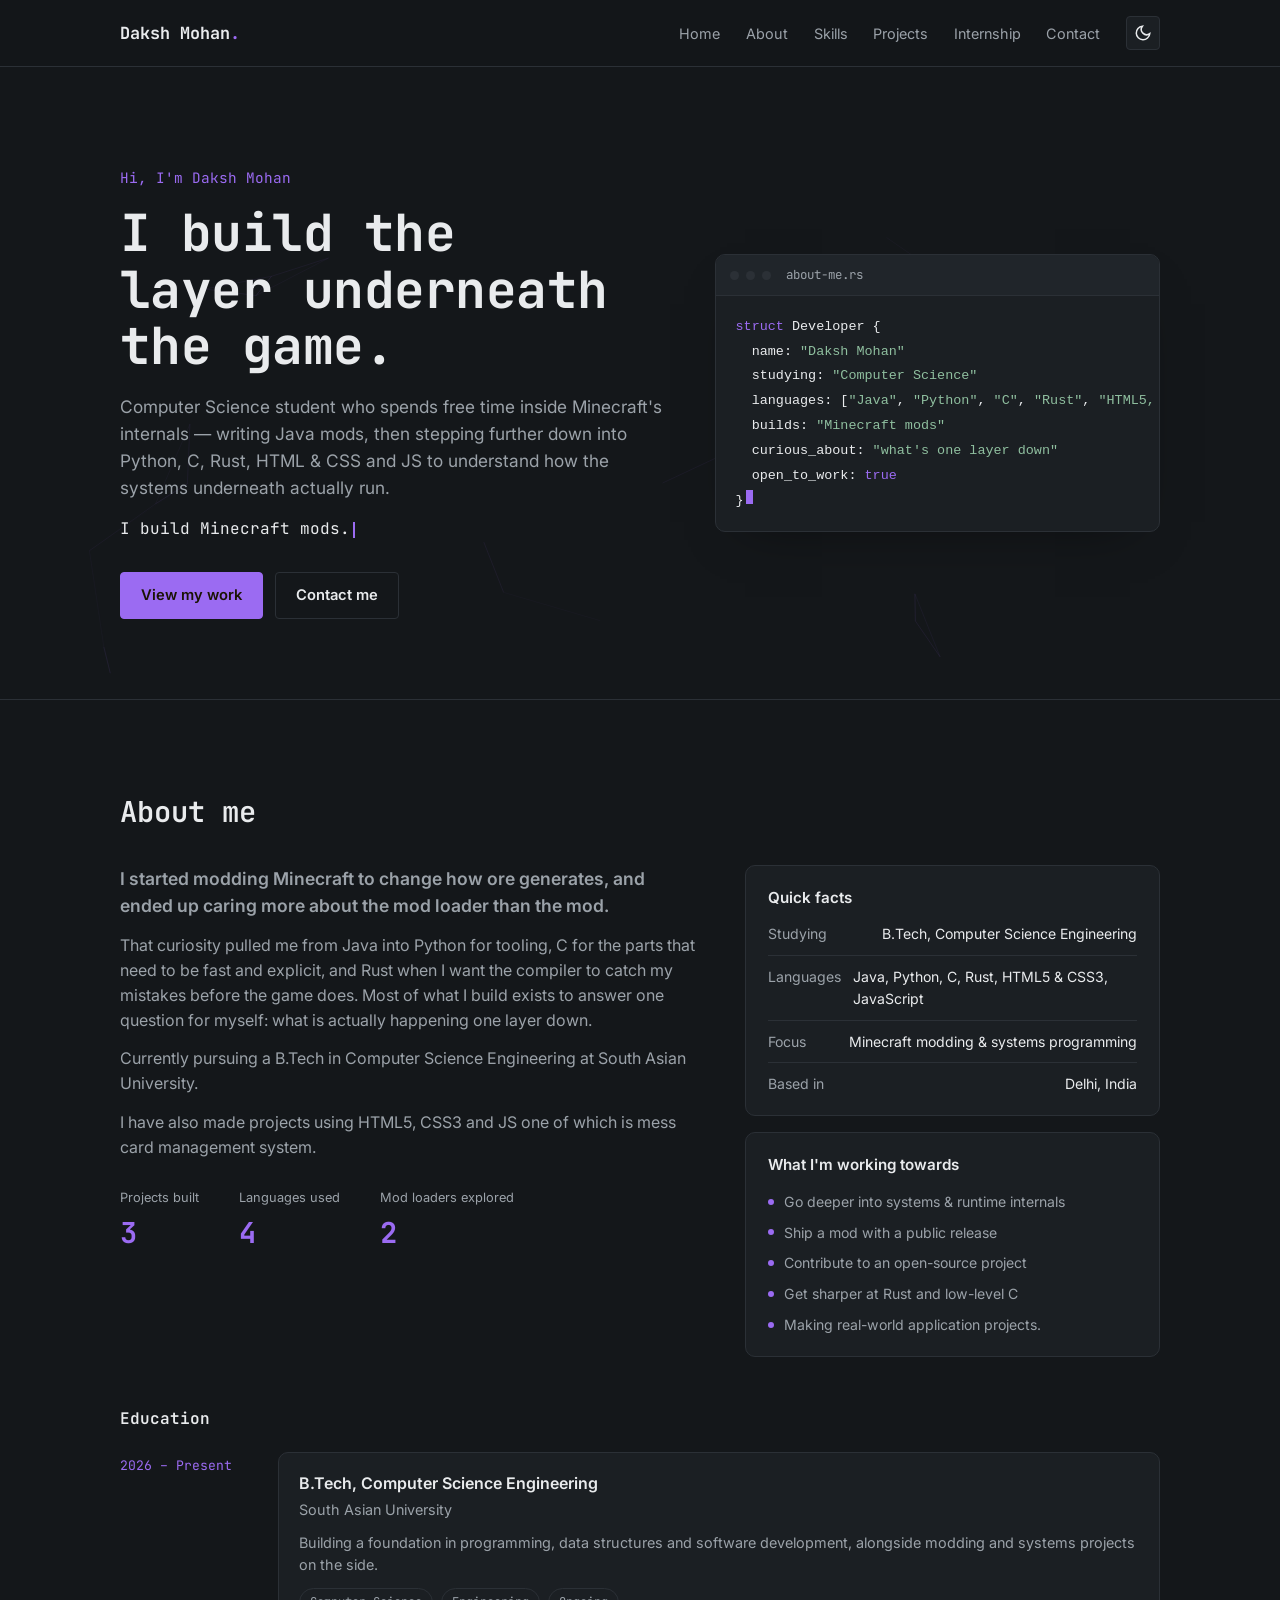
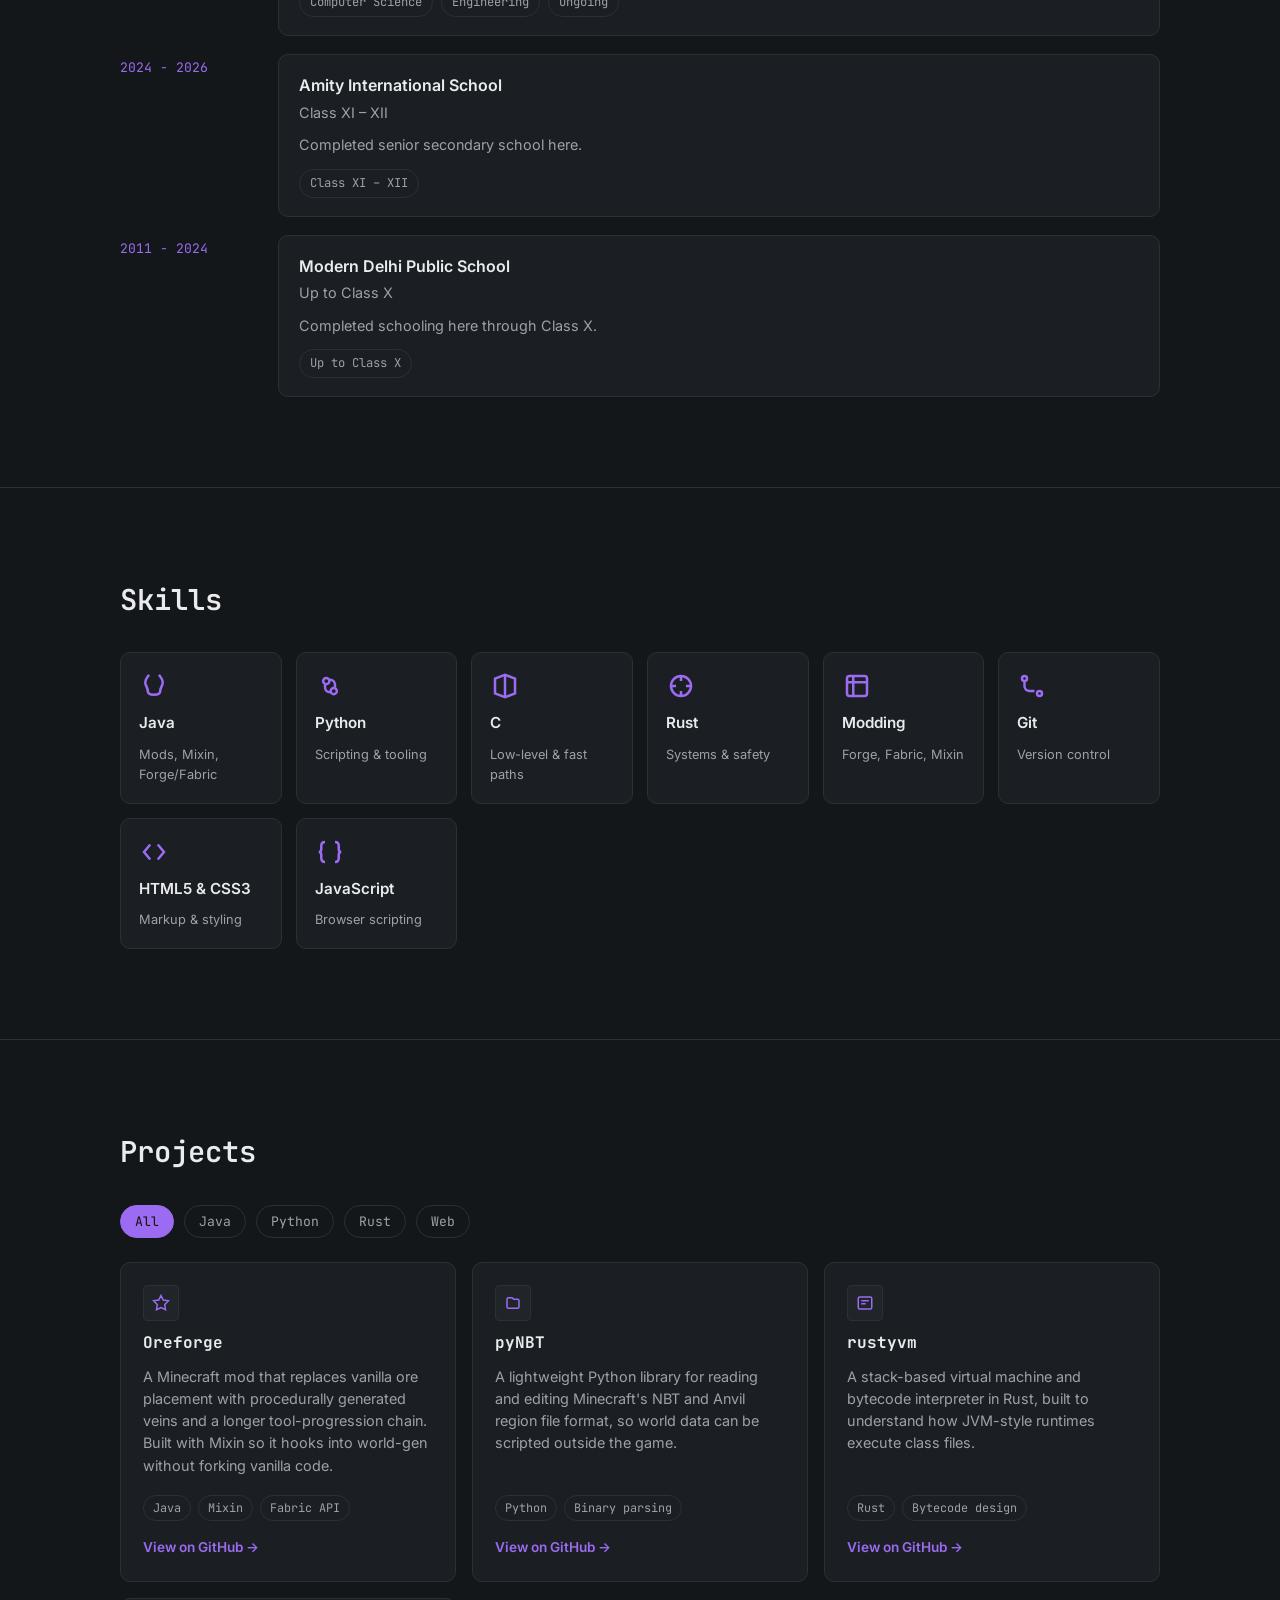
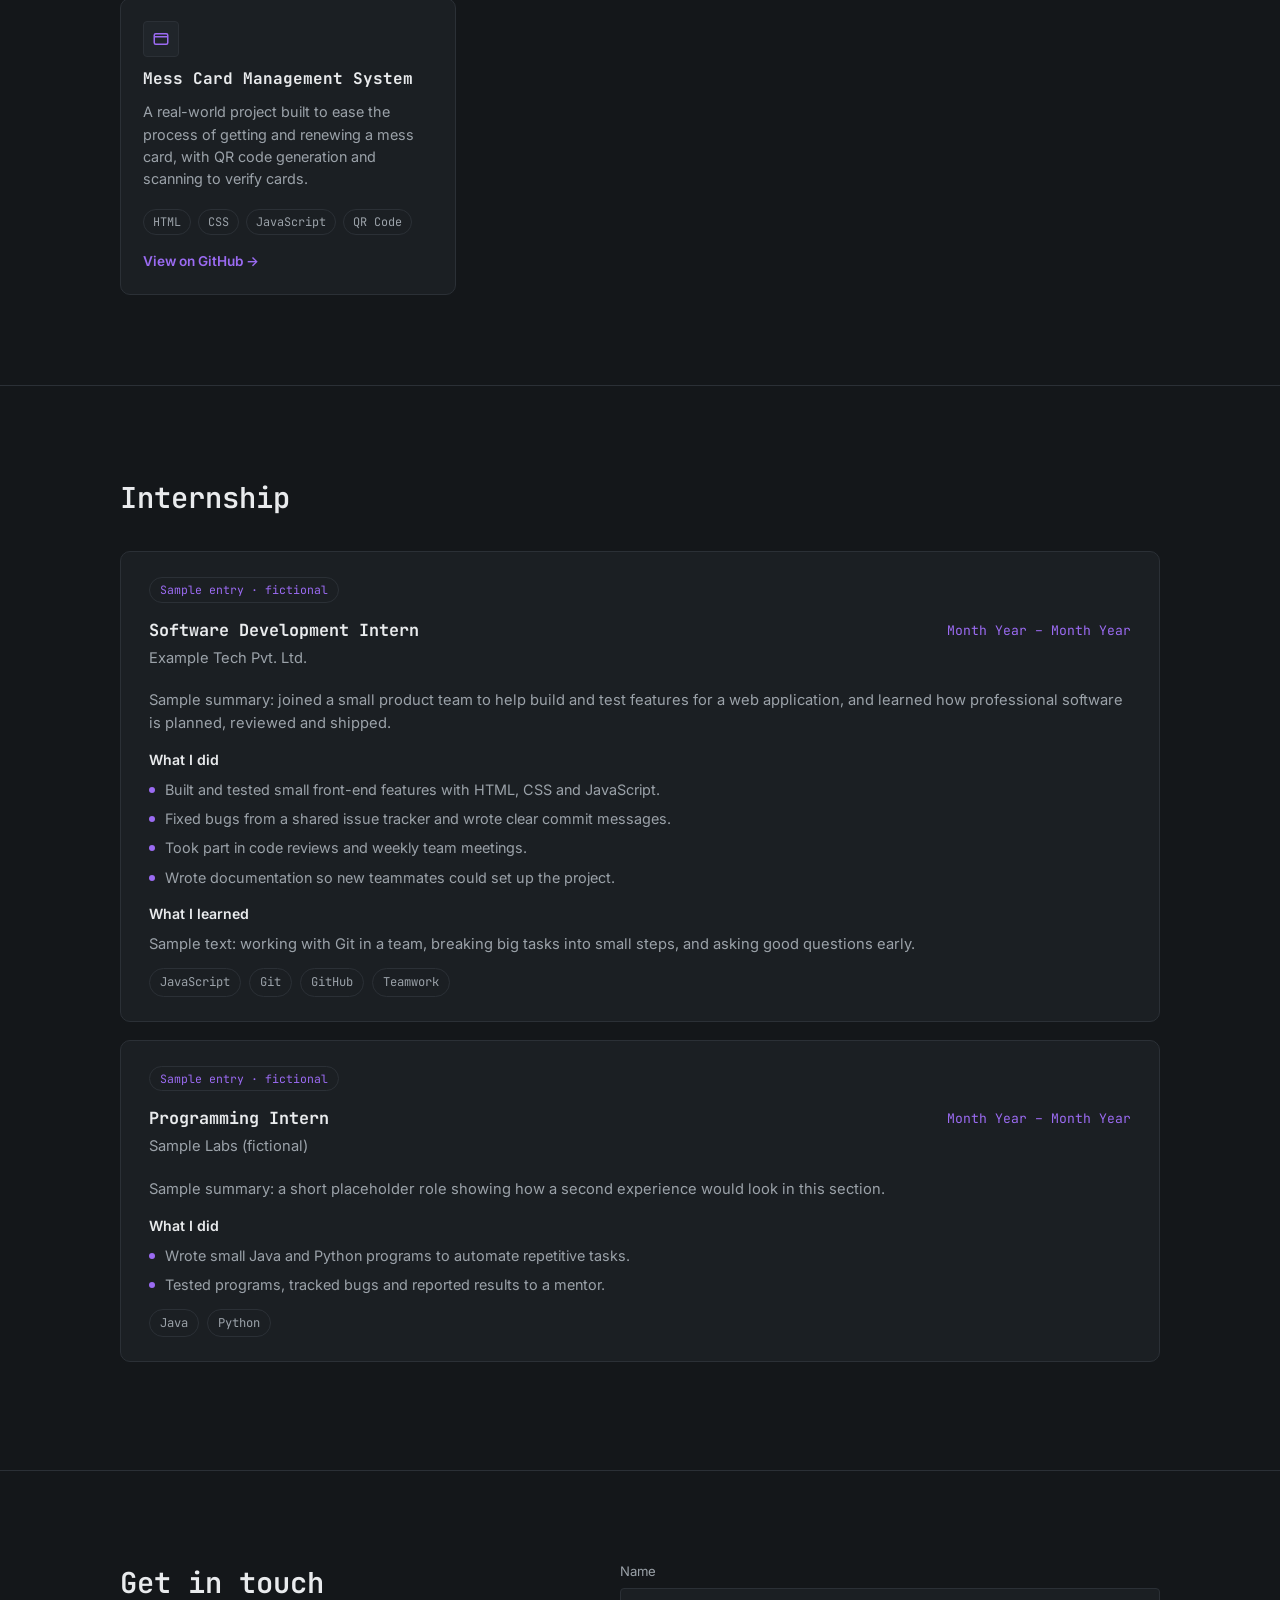
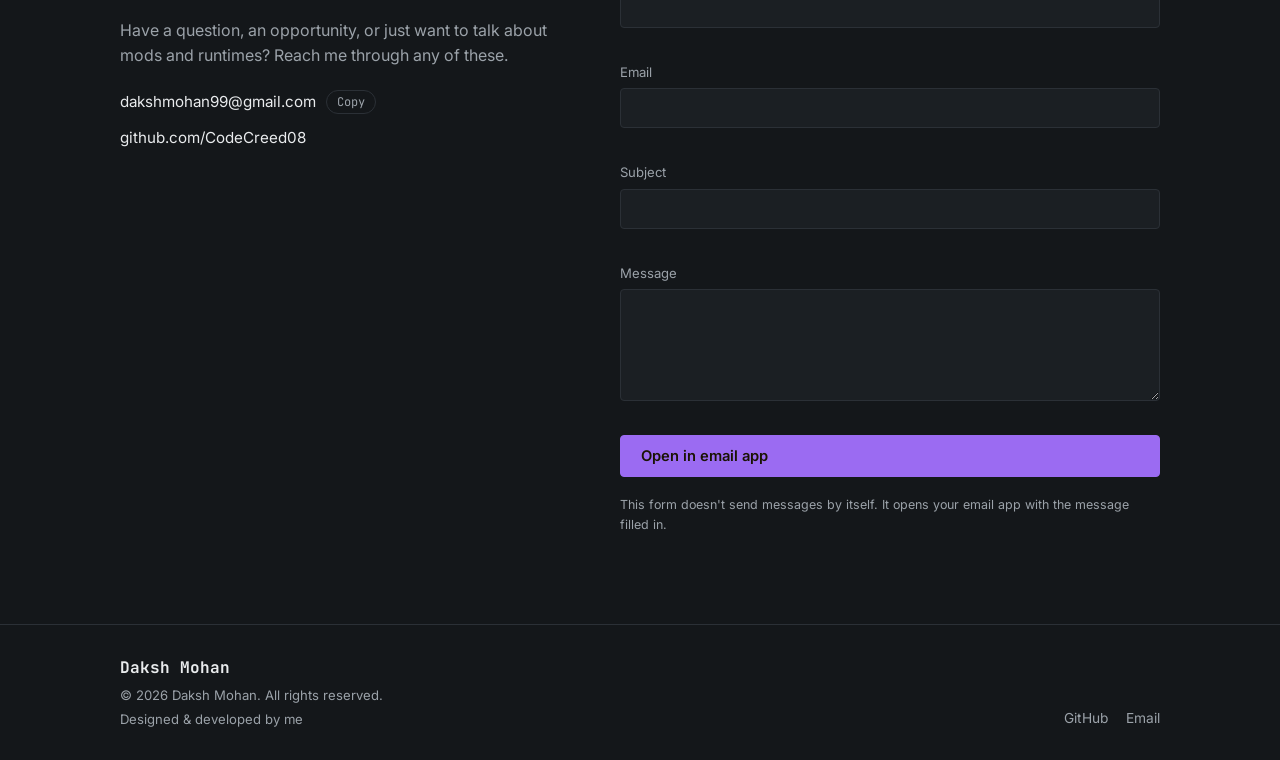
<file: index.html>
<!DOCTYPE html>
<html lang="en" data-theme="dark">
<head>
<meta charset="UTF-8">
<meta name="viewport" content="width=device-width, initial-scale=1">
<title>Daksh Mohan | CSE Student &amp; Mod Developer</title>
<meta name="description" content="Portfolio of Daksh Mohan, a Computer Science student who builds Minecraft mods and systems tools in Java, Python, C and Rust.">
<link rel="preconnect" href="https://fonts.googleapis.com">
<link rel="preconnect" href="https://fonts.gstatic.com" crossorigin>
<link href="https://fonts.googleapis.com/css2?family=JetBrains+Mono:wght@400;500;600;700;800&family=Inter:wght@400;500;600;700&display=swap" rel="stylesheet">
<link rel="stylesheet" href="style.css">
</head>
<body>
<div class="progress" aria-hidden="true"></div>
<a class="skip-link" href="#main">Skip to content</a>

<header class="site-header">
  <nav class="nav container" aria-label="Main">
    <a href="#home" class="logo">Daksh Mohan<span class="logo-dot">.</span></a>
    <button class="nav-toggle" aria-expanded="false" aria-controls="nav-menu" aria-label="Open menu">
      <span></span><span></span>
    </button>
    <ul class="nav-menu" id="nav-menu">
      <li><a href="#home" class="nav-link">Home</a></li>
      <li><a href="#about" class="nav-link">About</a></li>
      <li><a href="#skills" class="nav-link">Skills</a></li>
      <li><a href="#projects" class="nav-link">Projects</a></li>
      <li><a href="#internship" class="nav-link">Internship</a></li>
      <li><a href="#contact" class="nav-link">Contact</a></li>
      <li>
        <button class="theme-toggle" aria-label="Switch color theme">
          <svg viewBox="0 0 24 24" width="18" height="18" fill="none" stroke="currentColor" stroke-width="2" stroke-linecap="round"><path class="icon-moon" d="M21 12.8A9 9 0 1 1 11.2 3a7 7 0 0 0 9.8 9.8z"/><g class="icon-sun"><circle cx="12" cy="12" r="4"/><path d="M12 2v2M12 20v2M4.9 4.9l1.4 1.4M17.7 17.7l1.4 1.4M2 12h2M20 12h2M4.9 19.1l1.4-1.4M17.7 6.3l1.4-1.4"/></g></svg>
        </button>
      </li>
    </ul>
  </nav>
</header>

<main id="main">
  <section class="hero" id="home">
    <canvas class="hero-canvas" aria-hidden="true"></canvas>
    <div class="container hero-grid">
      <div class="hero-text">
        <p class="hero-greeting">Hi, I'm Daksh Mohan</p>
        <h1>I build the layer underneath the game.</h1>
        <p class="hero-lead">Computer Science student who spends free time inside Minecraft's internals — writing Java mods, then stepping further down into Python, C, Rust, HTML & CSS and JS to understand how the systems underneath actually run.</p>
        <p class="hero-typed" aria-label="I build Minecraft mods, small interpreters, scripting tools and systems in Rust">I build <span id="typed"></span><i class="caret"></i></p>
        <div class="hero-actions">
          <a href="#projects" class="btn btn-primary">View my work</a>
          <a href="#contact" class="btn btn-ghost">Contact me</a>
        </div>
      </div>

      <div class="code-window" aria-hidden="true">
        <div class="code-bar"><i></i><i></i><i></i><span>about-me.rs</span></div>
        <pre class="code-body"><code><span class="c-k">struct</span> Developer {
  name: <span class="c-s">"Daksh Mohan"</span>
  studying: <span class="c-s">"Computer Science"</span>
  languages: [<span class="c-s">"Java"</span>, <span class="c-s">"Python"</span>, <span class="c-s">"C"</span>, <span class="c-s">"Rust"</span>, <span class="c-s">"HTML5, CSS3 & JS"</span>]
  builds: <span class="c-s">"Minecraft mods"</span>
  curious_about: <span class="c-s">"what's one layer down"</span>
  open_to_work: <span class="c-k">true</span>
}<span class="cursor"></span></code></pre>
      </div>
    </div>
  </section>

  <section class="section" id="about">
    <div class="container">
      <h2 class="reveal">About me</h2>
      <div class="about-grid reveal">
        <div class="about-story">
          <p class="about-lead">I started modding Minecraft to change how ore generates, and ended up caring more about the mod loader than the mod.</p>
          <p>That curiosity pulled me from Java into Python for tooling, C for the parts that need to be fast and explicit, and Rust when I want the compiler to catch my mistakes before the game does. Most of what I build exists to answer one question for myself: what is actually happening one layer down.</p>
          <p>Currently pursuing a B.Tech in Computer Science Engineering at South Asian University.</p>
          <p>I have also made projects using HTML5, CSS3 and JS one of which is mess card management system.</p>
          <dl class="stats">
            <div class="stat"><dt>Projects built</dt><dd data-count="3">0</dd></div>
            <div class="stat"><dt>Languages used</dt><dd data-count="4">0</dd></div>
            <div class="stat"><dt>Mod loaders explored</dt><dd data-count="2">0</dd></div>
          </dl>
        </div>
        <aside class="about-side">
          <div class="panel">
            <h3>Quick facts</h3>
            <ul class="facts">
              <li><span>Studying</span>B.Tech, Computer Science Engineering</li>
              <li><span>Languages</span>Java, Python, C, Rust, HTML5 & CSS3, JavaScript</li>
              <li><span>Focus</span>Minecraft modding &amp; systems programming</li>
              <li><span>Based in</span>Delhi, India</li>
            </ul>
          </div>
          <div class="panel">
            <h3>What I'm working towards</h3>
            <ul class="goals">
              <li>Go deeper into systems &amp; runtime internals</li>
              <li>Ship a mod with a public release</li>
              <li>Contribute to an open-source project</li>
              <li>Get sharper at Rust and low-level C</li>
              <li>Making real-world application projects.</li>
            </ul>
          </div>
        </aside>
      </div>
      
      <div class="edu reveal" id="education">
        <h3 class="edu-title">Education</h3>
        <ol class="edu-timeline">
          <li class="edu-item">
            <span class="edu-year">2026 – Present</span>
            <div class="edu-card">
              <h4>B.Tech, Computer Science Engineering</h4>
              <p class="edu-degree">South Asian University</p>
              <p>Building a foundation in programming, data structures and software development, alongside modding and systems projects on the side.</p>
              <ul class="tags"><li>Computer Science</li><li>Engineering</li><li>Ongoing</li></ul>
            </div>
          </li>
          <li class="edu-item">
            <span class="edu-year">2024 - 2026</span>
            <div class="edu-card">
              <h4>Amity International School</h4>
              <p class="edu-degree">Class XI – XII</p>
              <p>Completed senior secondary school here.</p>
              <ul class="tags"><li>Class XI – XII</li></ul>
            </div>
          </li>
          <li class="edu-item">
            <span class="edu-year">2011 - 2024</span>
            <div class="edu-card">
              <h4>Modern Delhi Public School</h4>
              <p class="edu-degree">Up to Class X</p>
              <p>Completed schooling here through Class X.</p>
              <ul class="tags"><li>Up to Class X</li></ul>
            </div>
          </li>
        </ol>
      </div>
    </div>
  </section>

  <section class="section" id="skills">
    <div class="container">
      <h2 class="reveal">Skills</h2>
      <div class="skills-grid" id="skills-grid"></div>
    </div>
  </section>

  <section class="section" id="projects">
    <div class="container">
      <h2 class="reveal">Projects</h2>
      <div class="filters" id="filters" role="group" aria-label="Filter projects"></div>
      <div class="projects-grid" id="projects-grid"></div>
    </div>
  </section>

  <section class="section" id="internship">
    <div class="container">
      <h2 class="reveal">Internship</h2>

      <article class="intern-card reveal">
        <span class="sample-badge">Sample entry · fictional</span>
        <div class="intern-head">
          <div>
            <h3>Software Development Intern</h3>
            <p class="intern-company">Example Tech Pvt. Ltd.</p>
          </div>
          <span class="edu-year">Month Year – Month Year</span>
        </div>
        <p>Sample summary: joined a small product team to help build and test features for a web application, and learned how professional software is planned, reviewed and shipped.</p>
        <h4>What I did</h4>
        <ul class="intern-list">
          <li>Built and tested small front-end features with HTML, CSS and JavaScript.</li>
          <li>Fixed bugs from a shared issue tracker and wrote clear commit messages.</li>
          <li>Took part in code reviews and weekly team meetings.</li>
          <li>Wrote documentation so new teammates could set up the project.</li>
        </ul>
        <h4>What I learned</h4>
        <p>Sample text: working with Git in a team, breaking big tasks into small steps, and asking good questions early.</p>
        <ul class="tags"><li>JavaScript</li><li>Git</li><li>GitHub</li><li>Teamwork</li></ul>
      </article>

      <article class="intern-card reveal">
        <span class="sample-badge">Sample entry · fictional</span>
        <div class="intern-head">
          <div>
            <h3>Programming Intern</h3>
            <p class="intern-company">Sample Labs (fictional)</p>
          </div>
          <span class="edu-year">Month Year – Month Year</span>
        </div>
        <p>Sample summary: a short placeholder role showing how a second experience would look in this section.</p>
        <h4>What I did</h4>
        <ul class="intern-list">
          <li>Wrote small Java and Python programs to automate repetitive tasks.</li>
          <li>Tested programs, tracked bugs and reported results to a mentor.</li>
        </ul>
        <ul class="tags"><li>Java</li><li>Python</li></ul>
      </article>
    </div>
  </section>

  <section class="section" id="contact">
    <div class="container contact-grid">
      <div class="reveal">
        <h2>Get in touch</h2>
        <p>Have a question, an opportunity, or just want to talk about mods and runtimes? Reach me through any of these.</p>
        <ul class="contact-list">
          <li><a href="mailto:dakshmohan99@gmail.com">dakshmohan99@gmail.com</a> <button type="button" class="copy-btn" id="copy-email">Copy</button></li>
          <li><a href="https://github.com/CodeCreed08" target="_blank" rel="noopener">github.com/CodeCreed08</a></li>
        </ul>
      </div>

      <form class="form reveal" id="contact-form" novalidate>
        <div class="field">
          <label for="name">Name</label>
          <input type="text" id="name" name="name" autocomplete="name" required>
          <small class="error" aria-live="polite"></small>
        </div>
        <div class="field">
          <label for="email">Email</label>
          <input type="email" id="email" name="email" autocomplete="email" required>
          <small class="error" aria-live="polite"></small>
        </div>
        <div class="field">
          <label for="subject">Subject</label>
          <input type="text" id="subject" name="subject" required>
          <small class="error" aria-live="polite"></small>
        </div>
        <div class="field">
          <label for="message">Message</label>
          <textarea id="message" name="message" rows="5" required></textarea>
          <small class="error" aria-live="polite"></small>
        </div>
        <button type="submit" class="btn btn-primary">Open in email app</button>
        <p class="form-note" id="form-note" role="status">This form doesn't send messages by itself. It opens your email app with the message filled in.</p>
      </form>
    </div>
  </section>
</main>

<footer class="footer">
  <div class="container footer-inner">
    <div>
      <strong>Daksh Mohan</strong>
      <p>&copy; <span id="year">2026</span> Daksh Mohan. All rights reserved.</p>
      <p>Designed &amp; developed by me</p>
    </div>
    <ul class="footer-links">
      <li><a href="https://github.com/CodeCreed08" target="_blank" rel="noopener">GitHub</a></li>
      <li><a href="mailto:dakshmohan99@gmail.com">Email</a></li>
    </ul>
  </div>
</footer>

<div class="toast" id="toast" role="status" aria-live="polite"></div>

<button class="to-top" aria-label="Back to top">
  <svg viewBox="0 0 24 24" width="18" height="18" fill="none" stroke="currentColor" stroke-width="2.2" stroke-linecap="round" stroke-linejoin="round"><path d="M12 19V5M5 12l7-7 7 7"/></svg>
</button>

<script src="script.js"></script>
</body>
</html>
</file>
<file: style.css>
:root{
  --bg:#14171A;
  --surface:#1B1F23;
  --surface-2:#20252A;
  --border:#2B3036;
  --text:#E9EBED;
  --text-dim:#9BA2A9;
  --accent:#9B6BF2;
  --accent-dim:#B9821F;
  --accent-text:#1A1304;
  --radius-s:4px;
  --radius-m:10px;
  --mono:'JetBrains Mono', ui-monospace, monospace;
  --sans:'Inter', system-ui, sans-serif;
  --maxw:1120px;
  color-scheme: dark;
}
html[data-theme="light"]{
  --bg:#F6F6F4;
  --surface:#FFFFFF;
  --surface-2:#EFEFEC;
  --border:#DDDCD6;
  --text:#17191B;
  --text-dim:#5B5F63;
  --accent:#7C3AED;
  --accent-dim:#8F5E13;
  --accent-text:#FFF8EC;
  color-scheme: light;
}
*{box-sizing:border-box; margin:0; padding:0;}
html{scroll-behavior:smooth;}
body{
  background:var(--bg); color:var(--text); font-family:var(--sans);
  line-height:1.55; transition:background .25s ease, color .25s ease;
  -webkit-font-smoothing:antialiased;
}
a{color:inherit;}
img,svg{display:block; max-width:100%;}
.container{max-width:var(--maxw); margin:0 auto; padding:0 clamp(18px,4vw,40px);}
:focus-visible{outline:2px solid var(--accent); outline-offset:3px;}

.skip-link{
  position:absolute; left:-999px; top:0; background:var(--accent); color:var(--accent-text);
  padding:10px 16px; z-index:200; border-radius:0 0 var(--radius-s) 0;
}
.skip-link:focus{left:0;}

.progress{
  position:fixed; top:0; left:0; height:3px; width:0%; background:var(--accent);
  z-index:300; transition:width .1s linear;
}

/* ---------- header / nav ---------- */
.site-header{
  position:sticky; top:0; z-index:100;
  background:color-mix(in srgb, var(--bg) 86%, transparent);
  backdrop-filter:blur(10px);
  border-bottom:1px solid var(--border);
}
.nav{display:flex; align-items:center; justify-content:space-between; padding:16px clamp(18px,4vw,40px);}
.logo{font-family:var(--mono); font-weight:700; font-size:1.05rem; text-decoration:none;}
.logo-dot{color:var(--accent);}
.nav-menu{list-style:none; display:flex; align-items:center; gap:clamp(14px,2vw,28px);}
.nav-link{font-size:0.9rem; color:var(--text-dim); text-decoration:none; transition:color .15s ease;}
.nav-link:hover, .nav-link:focus-visible{color:var(--text);}
.nav-toggle{
  display:none; width:36px; height:36px; border-radius:var(--radius-s);
  border:1px solid var(--border); background:var(--surface); cursor:pointer;
  flex-direction:column; align-items:center; justify-content:center; gap:5px;
}
.nav-toggle span{width:16px; height:2px; background:var(--text); transition:transform .2s ease, opacity .2s ease;}
.theme-toggle{
  width:34px; height:34px; border-radius:var(--radius-s); border:1px solid var(--border);
  background:var(--surface); color:var(--text); display:grid; place-items:center; cursor:pointer;
  transition:border-color .15s ease, transform .1s ease;
}
.theme-toggle:hover{border-color:var(--accent);}
.theme-toggle:active{transform:scale(0.93);}
.icon-sun{display:none;}
html[data-theme="light"] .icon-moon{display:none;}
html[data-theme="light"] .icon-sun{display:block;}

@media (max-width:760px){
  .nav-toggle{display:flex;}
  .nav-menu{
    position:fixed; top:66px; right:0; left:0; flex-direction:column; align-items:stretch;
    background:var(--surface); border-bottom:1px solid var(--border);
    padding:10px clamp(18px,4vw,40px) 20px; gap:14px;
    transform:translateY(-8px); opacity:0; pointer-events:none; transition:opacity .2s ease, transform .2s ease;
  }
  .nav-menu.open{transform:none; opacity:1; pointer-events:auto;}
  .nav-menu li:last-child{align-self:flex-start;}
}

/* ---------- buttons ---------- */
.btn{
  display:inline-flex; align-items:center; gap:8px; padding:11px 20px; border-radius:var(--radius-s);
  font-size:0.92rem; font-weight:600; text-decoration:none; border:1px solid var(--border);
  cursor:pointer; transition:transform .12s ease, border-color .15s ease, background .15s ease;
  font-family:inherit;
}
.btn:hover{transform:translateY(-1px);}
.btn-primary{background:var(--accent); color:var(--accent-text); border-color:var(--accent);}
.btn-primary:hover{background:var(--accent-dim); border-color:var(--accent-dim);}
.btn-ghost{background:transparent; color:var(--text);}
.btn-ghost:hover{border-color:var(--accent);}

/* ---------- reveal ---------- */
.reveal{opacity:0; transform:translateY(14px); transition:opacity .55s ease, transform .55s ease;}
.reveal.in{opacity:1; transform:none;}
@media (prefers-reduced-motion: reduce){ .reveal{opacity:1; transform:none; transition:none;} }

/* ---------- hero ---------- */
.hero{position:relative; padding:clamp(56px,9vw,100px) 0 clamp(50px,7vw,80px); border-bottom:1px solid var(--border); overflow:hidden;}
.hero-canvas{position:absolute; inset:0; width:100%; height:100%; opacity:0.5; pointer-events:none;}
.hero-grid{position:relative; display:grid; grid-template-columns:1.1fr 0.9fr; gap:clamp(24px,5vw,50px); align-items:center;}
@media (max-width:860px){ .hero-grid{grid-template-columns:1fr;} }
.hero-greeting{font-family:var(--mono); color:var(--accent); font-size:0.9rem; margin-bottom:16px;}
.hero h1{font-family:var(--mono); font-weight:700; font-size:clamp(2rem,5vw,3.2rem); line-height:1.1; letter-spacing:-0.01em; max-width:16ch;}
.hero-lead{margin-top:20px; color:var(--text-dim); max-width:54ch; font-size:clamp(0.98rem,1.4vw,1.08rem);}
.hero-typed{margin-top:16px; font-family:var(--mono); font-size:1rem; color:var(--text);}
.hero-typed .caret{display:inline-block; width:2px; height:1em; background:var(--accent); margin-left:3px; vertical-align:middle; animation:blink 1s steps(1) infinite;}
@keyframes blink{50%{opacity:0;}}
.hero-actions{display:flex; flex-wrap:wrap; gap:12px; margin-top:30px;}

.code-window{background:var(--surface); border:1px solid var(--border); border-radius:var(--radius-m); overflow:hidden; box-shadow:0 20px 50px -30px rgba(0,0,0,0.5);}
.code-bar{display:flex; align-items:center; gap:7px; padding:10px 14px; border-bottom:1px solid var(--border); background:var(--surface-2);}
.code-bar i{width:9px; height:9px; border-radius:50%; background:var(--border);}
.code-bar span{margin-left:8px; font-family:var(--mono); font-size:0.78rem; color:var(--text-dim);}
.code-body{padding:18px 20px; font-family:var(--mono); font-size:0.84rem; line-height:1.7; overflow-x:auto;}
.c-k{color:var(--accent);}
.c-s{color:#8FBF9F;}
html[data-theme="light"] .c-s{color:#3F7A52;}
.cursor{display:inline-block; width:7px; height:14px; background:var(--accent); margin-left:2px; animation:blink 1s steps(1) infinite;}

/* ---------- sections ---------- */
.section{padding:clamp(54px,8vw,90px) 0; border-bottom:1px solid var(--border);}
.section h2{font-family:var(--mono); font-size:clamp(1.4rem,2.6vw,1.8rem); font-weight:600; margin-bottom:30px;}

/* ---------- about ---------- */
.about-grid{display:grid; grid-template-columns:1.4fr 1fr; gap:clamp(24px,4vw,44px);}
@media (max-width:860px){ .about-grid{grid-template-columns:1fr;} }
.about-lead{font-size:1.1rem; font-weight:600; margin-bottom:14px;}
.about-story p{color:var(--text-dim); margin-bottom:14px; max-width:60ch;}
.about-story p:not(.about-lead):last-of-type{margin-bottom:0;}

.stats{display:flex; gap:clamp(20px,4vw,40px); margin-top:28px; flex-wrap:wrap;}
.stat dt{font-size:0.8rem; color:var(--text-dim); margin-bottom:4px;}
.stat dd{font-family:var(--mono); font-size:1.8rem; font-weight:700; color:var(--accent);}

.about-side{display:flex; flex-direction:column; gap:16px;}
.panel{background:var(--surface); border:1px solid var(--border); border-radius:var(--radius-m); padding:20px 22px;}
.panel h3{font-size:0.95rem; font-weight:600; margin-bottom:14px;}
.facts{list-style:none; display:flex; flex-direction:column; gap:10px;}
.facts li{display:flex; justify-content:space-between; gap:12px; font-size:0.88rem; border-top:1px solid var(--border); padding-top:10px;}
.facts li:first-child{border-top:none; padding-top:0;}
.facts li span{color:var(--text-dim);}
.goals{list-style:none; display:flex; flex-direction:column; gap:9px; font-size:0.88rem; color:var(--text-dim);}
.goals li{padding-left:16px; position:relative;}
.goals li::before{content:""; position:absolute; left:0; top:0.55em; width:6px; height:6px; border-radius:50%; background:var(--accent);}

/* ---------- education ---------- */
.edu{margin-top:50px;}
.edu-title{font-size:1rem; font-weight:600; margin-bottom:20px; font-family:var(--mono);}
.edu-timeline{list-style:none; display:flex; flex-direction:column; gap:18px;}
.edu-item{display:grid; grid-template-columns:140px 1fr; gap:18px;}
@media (max-width:600px){ .edu-item{grid-template-columns:1fr;} }
.edu-year{font-family:var(--mono); font-size:0.82rem; color:var(--accent); padding-top:4px;}
.edu-card{background:var(--surface); border:1px solid var(--border); border-radius:var(--radius-m); padding:18px 20px;}
.edu-card h4{font-size:1rem; font-weight:600;}
.edu-degree{color:var(--accent); font-size:0.85rem; margin:4px 0 10px;}
.edu-card p{color:var(--text-dim); font-size:0.9rem;}
.tags{list-style:none; display:flex; flex-wrap:wrap; gap:8px; margin-top:12px;}
.tags li{font-family:var(--mono); font-size:0.76rem; border:1px solid var(--border); border-radius:999px; padding:4px 10px; color:var(--text-dim);}

/* ---------- skills ---------- */
.skills-grid{display:grid; grid-template-columns:repeat(auto-fill, minmax(160px,1fr)); gap:14px;}
.skill-card{
  background:var(--surface); border:1px solid var(--border); border-radius:var(--radius-m);
  padding:18px; display:flex; flex-direction:column; gap:10px; transition:border-color .15s ease, background .15s ease;
}
.skill-card:hover{border-color:var(--accent); background:var(--surface-2);}
.skill-icon{width:30px; height:30px; color:var(--accent);}
.skill-card h4{font-size:0.95rem; font-weight:600;}
.skill-card p{font-size:0.8rem; color:var(--text-dim);}

/* ---------- projects ---------- */
.filters{display:flex; flex-wrap:wrap; gap:10px; margin-bottom:24px;}
.filter-btn{
  font-family:var(--mono); font-size:0.82rem; padding:7px 14px; border-radius:999px;
  border:1px solid var(--border); background:transparent; color:var(--text-dim); cursor:pointer;
  transition:border-color .15s ease, color .15s ease, background .15s ease;
}
.filter-btn:hover{border-color:var(--accent); color:var(--text);}
.filter-btn.active{background:var(--accent); color:var(--accent-text); border-color:var(--accent);}

.projects-grid{display:grid; grid-template-columns:repeat(auto-fit, minmax(270px,1fr)); gap:16px;}
.project-card{
  background:var(--surface); border:1px solid var(--border); border-radius:var(--radius-m);
  padding:22px; display:flex; flex-direction:column; gap:10px; transition:border-color .18s ease, background .18s ease, opacity .2s ease, transform .2s ease;
}
.project-card:hover{border-color:var(--accent); background:var(--surface-2);}
.project-card.hidden{display:none;}
.project-glyph{width:36px; height:36px; border-radius:var(--radius-s); background:var(--surface-2); border:1px solid var(--border); display:grid; place-items:center; color:var(--accent);}
.project-glyph svg{width:18px; height:18px;}
.project-card h3{font-family:var(--mono); font-size:1rem;}
.project-card p{color:var(--text-dim); font-size:0.9rem;}
.project-tags{display:flex; flex-wrap:wrap; gap:7px; margin-top:auto; padding-top:8px;}
.project-tags span{font-family:var(--mono); font-size:0.74rem; border:1px solid var(--border); border-radius:999px; padding:3px 9px; color:var(--text-dim);}
.project-link{margin-top:6px; font-size:0.85rem; color:var(--accent); text-decoration:none; font-weight:600;}

/* ---------- internship ---------- */
.sample-notice{
  background:var(--surface); border:1px dashed var(--accent); border-radius:var(--radius-m);
  padding:14px 18px; font-size:0.86rem; color:var(--text-dim); margin-bottom:24px;
}
.sample-notice strong{color:var(--text);}
.intern-card{
  position:relative; background:var(--surface); border:1px solid var(--border); border-radius:var(--radius-m);
  padding:24px clamp(20px,3vw,28px); margin-bottom:18px;
}
.sample-badge{
  font-family:var(--mono); font-size:0.72rem; color:var(--accent); border:1px solid var(--border);
  border-radius:999px; padding:3px 10px; display:inline-block; margin-bottom:14px;
}
.intern-head{display:flex; justify-content:space-between; align-items:flex-start; gap:14px; flex-wrap:wrap; margin-bottom:10px;}
.intern-head h3{font-family:var(--mono); font-size:1.05rem;}
.intern-company{color:var(--accent); font-size:0.88rem; margin-top:4px;}
.intern-card p{color:var(--text-dim); font-size:0.92rem; margin-bottom:10px;}
.intern-card h4{font-size:0.88rem; font-weight:600; margin:14px 0 8px;}
.intern-list{list-style:none; display:flex; flex-direction:column; gap:7px; margin-bottom:6px;}
.intern-list li{padding-left:16px; position:relative; color:var(--text-dim); font-size:0.9rem;}
.intern-list li::before{content:""; position:absolute; left:0; top:0.55em; width:6px; height:6px; border-radius:50%; background:var(--accent);}

/* ---------- contact ---------- */
.contact-grid{display:grid; grid-template-columns:1fr 1.2fr; gap:clamp(24px,4vw,50px);}
@media (max-width:860px){ .contact-grid{grid-template-columns:1fr;} }
.contact-grid h2{margin-bottom:12px;}
.contact-grid > div > p{color:var(--text-dim); max-width:46ch; margin-bottom:22px;}
.contact-list{list-style:none; display:flex; flex-direction:column; gap:12px;}
.contact-list li{display:flex; align-items:center; gap:10px; font-size:0.95rem;}
.contact-list a{text-decoration:none;}
.contact-list a:hover{color:var(--accent);}
.copy-btn{
  font-family:var(--mono); font-size:0.75rem; border:1px solid var(--border); background:transparent;
  color:var(--text-dim); border-radius:999px; padding:3px 10px; cursor:pointer;
}
.copy-btn:hover{border-color:var(--accent); color:var(--text);}

.form{display:flex; flex-direction:column; gap:16px;}
.field{display:flex; flex-direction:column; gap:6px;}
.field label{font-size:0.82rem; color:var(--text-dim);}
.field input, .field textarea{
  background:var(--surface); border:1px solid var(--border); border-radius:var(--radius-s);
  padding:10px 12px; color:var(--text); font-family:inherit; font-size:0.92rem; resize:vertical;
}
.field input:focus, .field textarea:focus{border-color:var(--accent);}
.field.invalid input, .field.invalid textarea{border-color:#D9534F;}
.error{color:#D9534F; font-size:0.76rem; min-height:1em;}
.form-note{font-size:0.78rem; color:var(--text-dim); margin-top:2px;}

/* ---------- footer ---------- */
.footer{padding:30px 0;}
.footer-inner{display:flex; justify-content:space-between; align-items:flex-end; flex-wrap:wrap; gap:16px;}
.footer-inner strong{font-family:var(--mono);}
.footer-inner p{font-size:0.82rem; color:var(--text-dim); margin-top:4px;}
.footer-links{list-style:none; display:flex; gap:18px;}
.footer-links a{font-size:0.86rem; text-decoration:none; color:var(--text-dim);}
.footer-links a:hover{color:var(--accent);}

/* ---------- toast ---------- */
.toast{
  position:fixed; bottom:24px; left:50%; transform:translate(-50%, 16px); opacity:0; pointer-events:none;
  background:var(--surface); border:1px solid var(--border); color:var(--text); padding:11px 18px;
  border-radius:var(--radius-s); font-size:0.86rem; z-index:200; transition:opacity .2s ease, transform .2s ease;
}
.toast.show{opacity:1; transform:translate(-50%, 0);}

/* ---------- back to top ---------- */
.to-top{
  position:fixed; right:22px; bottom:22px; width:42px; height:42px; border-radius:50%;
  background:var(--accent); color:var(--accent-text); border:none; display:grid; place-items:center;
  cursor:pointer; opacity:0; pointer-events:none; transform:translateY(8px);
  transition:opacity .2s ease, transform .2s ease; z-index:150;
}
.to-top.show{opacity:1; pointer-events:auto; transform:none;}
</file>
